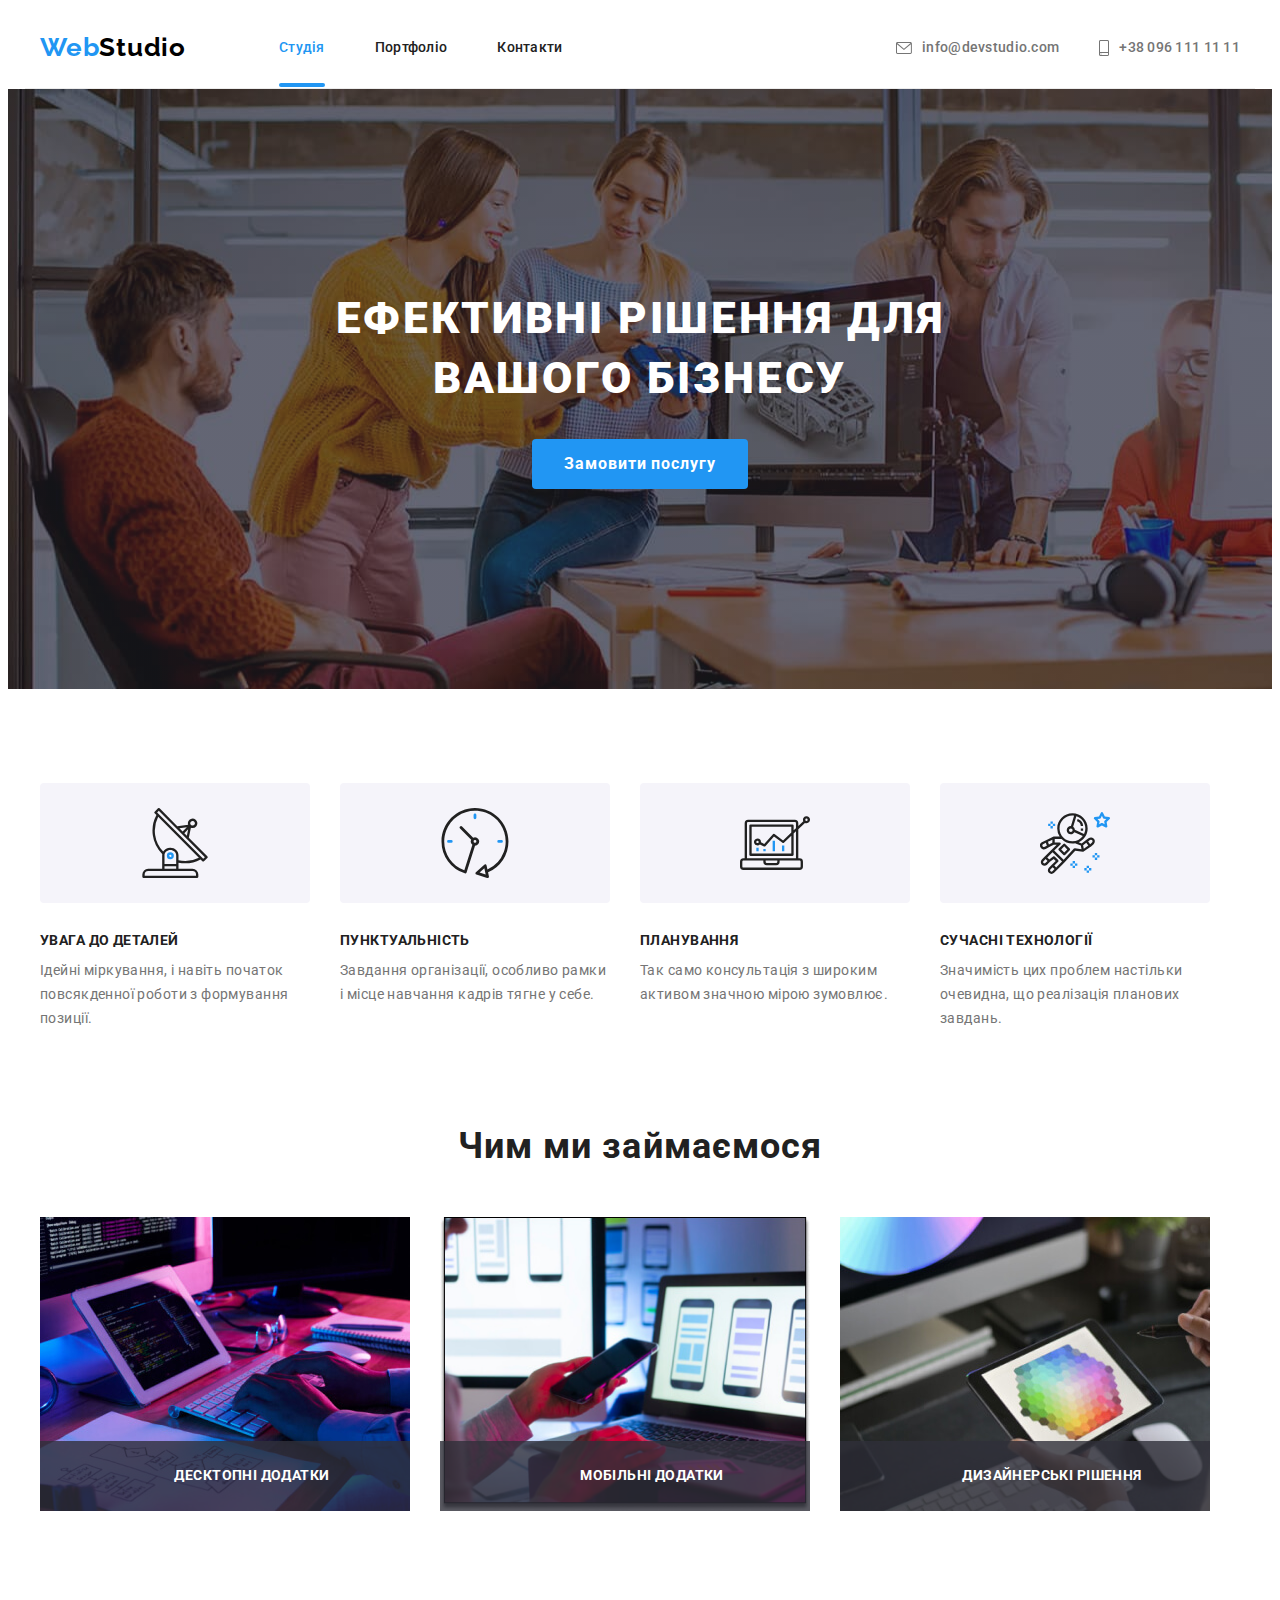
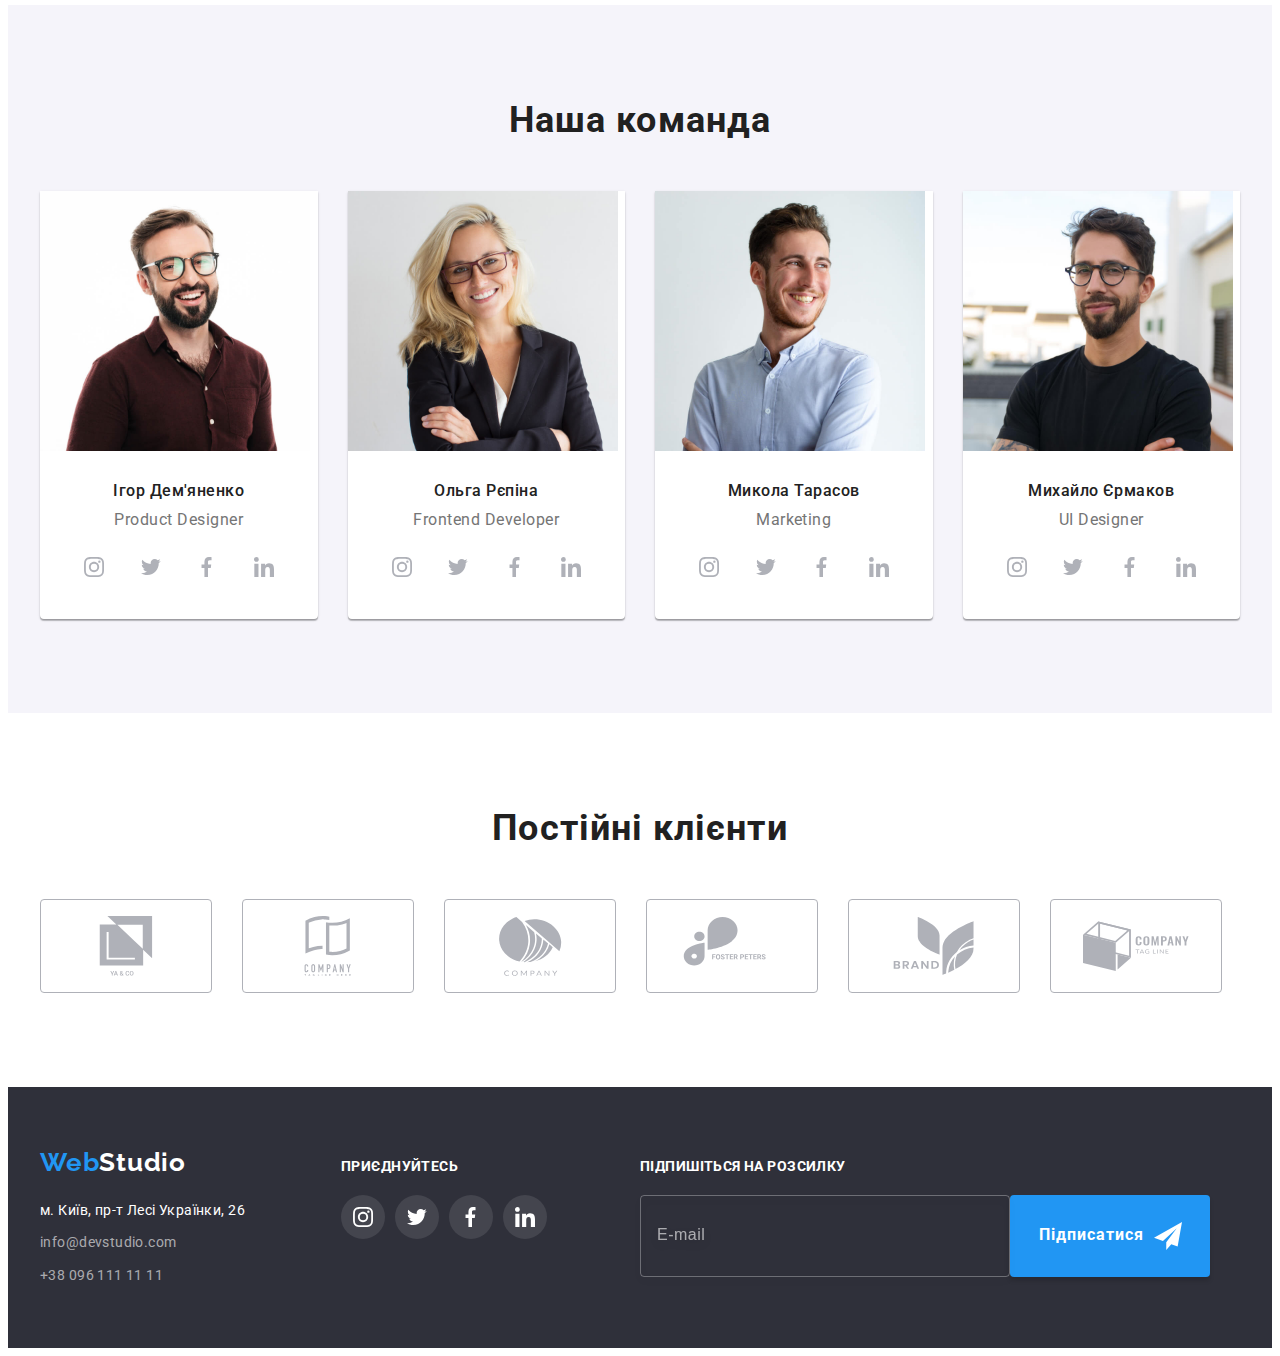
<file: index.html>
<!DOCTYPE html>
<html lang="uk">
  <head>
    <meta charset="UTF-8" />
    <meta http-equiv="X-UA-Compatible" content="IE=edge" />
    <meta name="viewport" content="width=device-width, initial-scale=1.0" />
    <title>WebStudio</title>
    <link
      href="https://fonts.googleapis.com/css2?family=Raleway:wght@700&family=Roboto:wght@400;500;700;900&display=swap"
      rel="stylesheet"
    />
    <link
      rel="stylesheet"
      href="https://cdnjs.cloudflare.com/ajax/libs/modern-normalize/1.1.0/modern-normalize.min.css"
      integrity="sha512-wpPYUAdjBVSE4KJnH1VR1HeZfpl1ub8YT/NKx4PuQ5NmX2tKuGu6U/JRp5y+Y8XG2tV+wKQpNHVUX03MfMFn9Q=="
      crossorigin="anonymous"
      referrerpolicy="no-referrer"
    />
    <link rel="stylesheet" href="./css/style.css" />
  </head>
  <body>
    <!-- Шапка сайта -->
    <header>
      <div class="container head">
        <nav class="nav">
          <a href="./index.html" class="logo"><span>Web</span>Studio</a>
          <ul class="site-nav">
            <li class="nav-item">
              <a href="./index.html" class="nav-link current">Студія</a>
            </li>
            <li class="nav-item">
              <a href="./portfolio.html" class="nav-link">Портфоліо</a>
            </li>
            <li class="nav-item">
              <a href="#Контакти" class="nav-link">Контакти</a>
            </li>
          </ul>
        </nav>
        <ul class="address-nav">
          <li class="address">
            <a href="mailto:info@devstudio.com" class="nav-link">
              <svg class="mail">
                <use
                  href="./images/icons.svg#icon-mail"
                  width="16"
                  height="12"
                ></use>
              </svg>
              info@devstudio.com</a
            >
          </li>
          <li class="address">
            <a href="tel:+380961111111" class="nav-link">
              <svg class="mail telephone">
                <use
                  href="./images/icons.svg#icon-telephone"
                  width="10"
                  height="16"
                ></use>
              </svg>
              +38 096 111 11 11</a
            >
          </li>
        </ul>
      </div>
    </header>
    <main>
      <!-- Герой -->
      <section class="section features">
        <div class="container">
          <h1 class="title">Ефективні рішення для вашого бізнесу</h1>
          <button type="button" class="button-title" data-modal-open>
            Замовити послугу
          </button>
        </div>
      </section>
      <!-- Особливості -->
      <section class="section">
        <div class="container">
          <h2 class="visually-hidden">Наші переваги</h2>
          <ul class="advant">
            <li class="advant-item">
              <div class="advant-icon">
                <svg class="icon">
                  <use
                    href="./images/icons.svg#icon-antenna"
                    width="70"
                    height="70"
                  ></use>
                </svg>
              </div>
              <h3 class="item">Увага до деталей</h3>
              <p class="text">
                Ідейні міркування, і навіть початок повсякденної роботи з
                формування позиції.
              </p>
            </li>
            <li class="advant-item">
              <div class="advant-icon">
                <svg class="icon">
                  <use
                    href="./images/icons.svg#icon-clock"
                    width="70"
                    height="70"
                  ></use>
                </svg>
              </div>
              <h3 class="item">Пунктуальність</h3>
              <p class="text">
                Завдання організації, особливо рамки і місце навчання кадрів
                тягне у себе.
              </p>
            </li>
            <li class="advant-item">
              <div class="advant-icon">
                <svg class="icon">
                  <use
                    href="./images/icons.svg#icon-comp"
                    width="70"
                    height="70"
                  ></use>
                </svg>
              </div>
              <h3 class="item">Планування</h3>
              <p class="text">
                Так само консультація з широким активом значною мірою зумовлює.
              </p>
            </li>
            <li class="advant-item">
              <div class="advant-icon">
                <svg class="icon">
                  <use
                    href="./images/icons.svg#icon-astronaut"
                    width="70"
                    height="70"
                  ></use>
                </svg>
              </div>
              <h3 class="item">Сучасні технології</h3>
              <p class="text">
                Значимість цих проблем настільки очевидна, що реалізація
                планових завдань.
              </p>
            </li>
          </ul>
        </div>
      </section>
      <!-- Чим ми займаємося -->
      <section class="section-about">
        <div class="container">
          <h2 class="title-second">Чим ми займаємося</h2>
          <ul class="about">
            <li class="about-item">
              <img
                class="img"
                src="./images/work/program.jpg"
                alt="Руки на клавіатурі перед монітором"
                width="370"
                height="294"
              />
              <div class="box-bg">
                <p class="box-text">Десктопні додатки</p>
              </div>
            </li>
            <li class="about-item">
              <img
                class="img"
                src="./images/work/application.jpg"
                alt="Людина тримає в руці мобільний телефон та працює за ноутбуком"
                width="370"
                height="294"
              />
              <div class="box-bg">
                <p class="box-text">Мобільні додатки</p>
              </div>
            </li>
            <li class="about-item">
              <img
                class="img"
                src="./images/work/design.jpg"
                alt="Людина працює на планшеті з палітрою кольорів"
                width="370"
                height="294"
              />
              <div class="box-bg">
                <p class="box-text">Дизайнерські рішення</p>
              </div>
            </li>
          </ul>
        </div>
      </section>
      <!-- Наша команда -->
      <section class="command">
        <div class="container">
          <h2 class="title-second">Наша команда</h2>
          <ul class="command-list">
            <li class="command-item">
              <img
                class="img"
                src="./images/our-team/igor-demianenko.jpg"
                alt="Хлопець в окулярах посміхається"
                width="270"
                height="260"
              />
              <div class="description">
                <h3 class="name">Ігор Дем'яненко</h3>
                <p lang="en" class="profession">Product Designer</p>
                <ul class="social-list">
                  <li class="social-item">
                    <a class="social-link" href="">
                      <svg class="social-icon" width="20" height="20">
                        <use href="./images/icons.svg#icon-instagram"></use>
                      </svg>
                    </a>
                  </li>
                  <li class="social-item">
                    <a class="social-link" href="">
                      <svg class="social-icon" width="20" height="20">
                        <use href="./images/icons.svg#icon-twitter"></use>
                      </svg>
                    </a>
                  </li>
                  <li class="social-item">
                    <a class="social-link" href="">
                      <svg class="social-icon" width="20" height="20">
                        <use href="./images/icons.svg#icon-facebook"></use>
                      </svg>
                    </a>
                  </li>
                  <li class="social-item">
                    <a class="social-link" href="">
                      <svg class="social-icon" width="20" height="20">
                        <use href="./images/icons.svg#icon-linkedin"></use>
                      </svg>
                    </a>
                  </li>
                </ul>
              </div>
            </li>
            <li class="command-item">
              <img
                class="img"
                src="./images/our-team/olga-repina.jpg"
                alt="Дівчина посміхається"
                width="270"
                height="260"
              />
              <div class="description">
                <h3 class="name">Ольга Рєпіна</h3>
                <p lang="en" class="profession">Frontend Developer</p>
                <ul class="social-list">
                  <li class="social-item">
                    <a class="social-link" href="">
                      <svg class="social-icon" width="20" height="20">
                        <use href="./images/icons.svg#icon-instagram"></use>
                      </svg>
                    </a>
                  </li>
                  <li class="social-item">
                    <a class="social-link" href="">
                      <svg class="social-icon" width="20" height="20">
                        <use href="./images/icons.svg#icon-twitter"></use>
                      </svg>
                    </a>
                  </li>
                  <li class="social-item">
                    <a class="social-link" href="">
                      <svg class="social-icon" width="20" height="20">
                        <use href="./images/icons.svg#icon-facebook"></use>
                      </svg>
                    </a>
                  </li>
                  <li class="social-item">
                    <a class="social-link" href="">
                      <svg class="social-icon" width="20" height="20">
                        <use href="./images/icons.svg#icon-linkedin"></use>
                      </svg>
                    </a>
                  </li>
                </ul>
              </div>
            </li>
            <li class="command-item">
              <img
                class="img"
                src="./images/our-team/mykola-tarasov.jpg"
                alt="Хлопець посміхається"
                width="270"
                height="260"
              />
              <div class="description">
                <h3 class="name">Микола Тарасов</h3>
                <p lang="en" class="profession">Marketing</p>
                <ul class="social-list">
                  <li class="social-item">
                    <a class="social-link" href="">
                      <svg class="social-icon" width="20" height="20">
                        <use href="./images/icons.svg#icon-instagram"></use>
                      </svg>
                    </a>
                  </li>
                  <li class="social-item">
                    <a class="social-link" href="">
                      <svg class="social-icon" width="20" height="20">
                        <use href="./images/icons.svg#icon-twitter"></use>
                      </svg>
                    </a>
                  </li>
                  <li class="social-item">
                    <a class="social-link" href="">
                      <svg class="social-icon" width="20" height="20">
                        <use href="./images/icons.svg#icon-facebook"></use>
                      </svg>
                    </a>
                  </li>
                  <li class="social-item">
                    <a class="social-link" href="">
                      <svg class="social-icon" width="20" height="20">
                        <use href="./images/icons.svg#icon-linkedin"></use>
                      </svg>
                    </a>
                  </li>
                </ul>
              </div>
            </li>
            <li class="command-item">
              <img
                class="img"
                src="./images/our-team/mykhailo-ermakov.jpg"
                alt="Хлопець в окулярах посміхається"
                width="270"
                height="260"
              />
              <div class="description">
                <h3 class="name">Михайло Єрмаков</h3>
                <p lang="en" class="profession">UI Designer</p>
                <ul class="social-list">
                  <li class="social-item">
                    <a class="social-link" href="">
                      <svg class="social-icon" width="20" height="20">
                        <use href="./images/icons.svg#icon-instagram"></use>
                      </svg>
                    </a>
                  </li>
                  <li class="social-item">
                    <a class="social-link" href="">
                      <svg class="social-icon" width="20" height="20">
                        <use href="./images/icons.svg#icon-twitter"></use>
                      </svg>
                    </a>
                  </li>
                  <li class="social-item">
                    <a class="social-link" href="">
                      <svg class="social-icon" width="20" height="20">
                        <use href="./images/icons.svg#icon-facebook"></use>
                      </svg>
                    </a>
                  </li>
                  <li class="social-item">
                    <a class="social-link" href="">
                      <svg class="social-icon" width="20" height="20">
                        <use href="./images/icons.svg#icon-linkedin"></use>
                      </svg>
                    </a>
                  </li>
                </ul>
              </div>
            </li>
          </ul>
        </div>
      </section>
      <!-- Постійні клієнти -->
      <section class="clients">
        <div class="container">
          <h2 class="title-second">Постійні клієнти</h2>
          <ul class="clients-list">
            <li class="clients-item">
              <a class="clients-link" href="">
                <svg class="clients-icon" width="106" height="60">
                  <use href="./images/icons.svg#icon-yaco"></use>
                </svg>
              </a>
            </li>
            <li class="clients-item">
              <a class="clients-link" href="">
                <svg class="clients-icon" width="106" height="60">
                  <use href="./images/icons.svg#icon-company"></use>
                </svg>
              </a>
            </li>
            <li class="clients-item">
              <a class="clients-link" href="">
                <svg class="clients-icon" width="106" height="60">
                  <use href="./images/icons.svg#icon-company-o"></use>
                </svg>
              </a>
            </li>
            <li class="clients-item">
              <a class="clients-link" href="">
                <svg class="clients-icon" width="106" height="60">
                  <use href="./images/icons.svg#icon-foster"></use>
                </svg>
              </a>
            </li>
            <li class="clients-item">
              <a class="clients-link" href="">
                <svg class="clients-icon" width="106" height="60">
                  <use href="./images/icons.svg#icon-brand"></use>
                </svg>
              </a>
            </li>
            <li class="clients-item">
              <a class="clients-link" href="">
                <svg class="clients-icon" width="106" height="60">
                  <use href="./images/icons.svg#icon-tagline"></use>
                </svg>
              </a>
            </li>
          </ul>
        </div>
      </section>
    </main>

    <!-- Підвал -->
    <footer class="footer">
      <div class="container-flex">
        <div class="container-footer">
          <a href="./index.html" class="logo-footer"><span>Web</span>Studio</a>
          <address id="Контакти">
            <ul class="footer-contacts">
              <li class="contacts-map">
                <a
                  href="https://goo.gl/maps/bb7uWpJd3JeG9Nsg9"
                  target="_blank"
                  rel="noopener noreferrer"
                  class="contacts-nav"
                  >м. Київ, пр-т Лесі Українки, 26</a
                >
              </li>
              <li class="contacts">
                <a href="mailto:info@devstudio.com" class="contacts-link"
                  >info@devstudio.com</a
                >
              </li>
              <li class="contacts">
                <a href="tel:+380961111111" class="contacts-link"
                  >+38 096 111 11 11</a
                >
              </li>
            </ul>
          </address>
        </div>
        <div class="footer-social">
          <h3 class="social-title">Приєднуйтесь</h3>
          <ul class="social-list-footer">
            <li class="social-item-footer">
              <a class="social-link-footer" href="">
                <svg class="social-icon-footer" width="20" height="20">
                  <use href="./images/icons.svg#icon-instagram"></use>
                </svg>
              </a>
            </li>
            <li class="social-item-footer">
              <a class="social-link-footer" href="">
                <svg class="social-icon-footer" width="20" height="20">
                  <use href="./images/icons.svg#icon-twitter"></use>
                </svg>
              </a>
            </li>
            <li class="social-item-footer">
              <a class="social-link-footer" href="">
                <svg class="social-icon-footer" width="20" height="20">
                  <use href="./images/icons.svg#icon-facebook"></use>
                </svg>
              </a>
            </li>
            <li class="social-item-footer">
              <a class="social-link-footer" href="">
                <svg class="social-icon-footer" width="20" height="20">
                  <use href="./images/icons.svg#icon-linkedin"></use>
                </svg>
              </a>
            </li>
          </ul>
        </div>
        <form class="subscription">
          <strong class="subscription-title">Підпишіться на розсилку</strong>
          <div class="subscription-mail">
            <input
              class="subscription-input"
              name="user-mail"
              type="email"
              placeholder="E-mail"
              required
            />
            <button class="subscription-btn" type="submit">Підписатися</button>
          </div>
        </form>
      </div>
    </footer>
    <!-- Модальне вікно -->
    <div class="backdrop is-hidden" data-modal>
      <div class="modal">
        <button type="button" class="modal-close-btn" data-modal-close>
          <svg class="modal-close-icon" width="18" height="18">
            <use href="./images/icons.svg#icon-close"></use>
          </svg>
        </button>
        <form class="modal-form">
          <strong class="modal-form-text"
            >Залиште свої дані, ми вам передзвонимо</strong
          >
          <label class="modal-form-label"
            ><span class="modal-form-name">Ім'я</span>
            <span class="modal-form-icon-name">
              <input
                class="modal-form-input"
                name="user-name"
                type="text"
                required
              />
              <svg class="modal-form-icon" width="18" height="18">
                <use href="./images/icons.svg#icon-name"></use>
              </svg>
            </span>
          </label>
          <label class="modal-form-label"
            ><span class="modal-form-name">Телефон</span>
            <span class="modal-form-icon-name">
              <input
                class="modal-form-input"
                name="user-phone"
                type="tel"
                required
              />
              <svg class="modal-form-icon" width="18" height="18">
                <use href="./images/icons.svg#icon-phone"></use>
              </svg>
            </span>
          </label>
          <label class="modal-form-label"
            ><span class="modal-form-name">Пошта</span>
            <span class="modal-form-icon-name">
              <input
                class="modal-form-input"
                name="user-mail"
                type="email"
                required
              />
              <svg class="modal-form-icon" width="18" height="18">
                <use href="./images/icons.svg#icon-email"></use>
              </svg>
            </span>
          </label>
          <label class="modal-form-message"
            ><span class="modal-form-name">Коментар</span>
            <textarea
              class="modal-form-textarea"
              name="user_message"
              placeholder="Введіть текст"
            ></textarea>
          </label>
          <div class="modal-form-checkbox">
            <input
              class="modal-checkbox-input visually-hidden"
              type="checkbox"
              name="accept-policy"
              id="policy-check"
              required
            />
            <label class="modal-checkbox-label" for="policy-check">
              Погоджуюся з розсилкою та приймаю&nbsp;<a
                class="conditions"
                href=""
                >Умови договору</a
              ></label
            >
          </div>
          <button type="submit" class="modal-form-btn-submit">
            Відправити
          </button>
        </form>
      </div>
    </div>
    <script src="./js/modal.js"></script>
  </body>
</html>
</file>
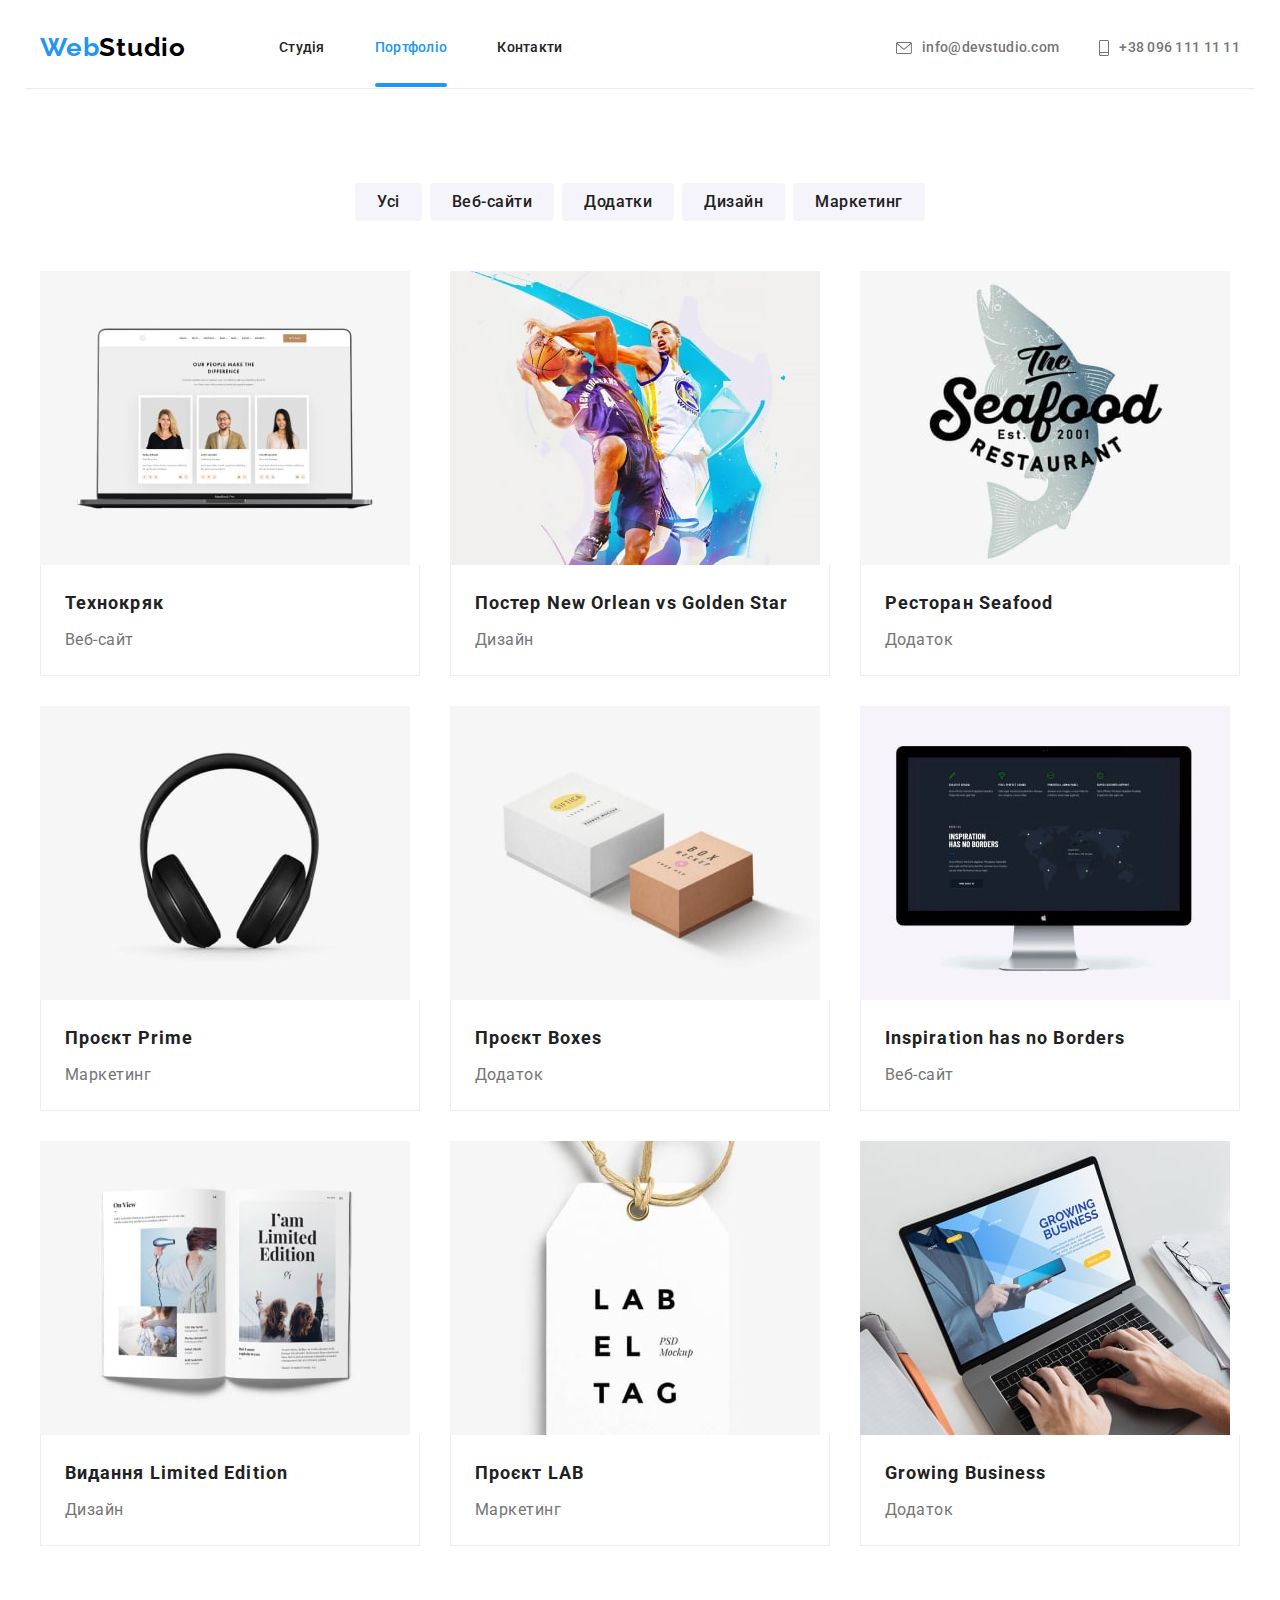
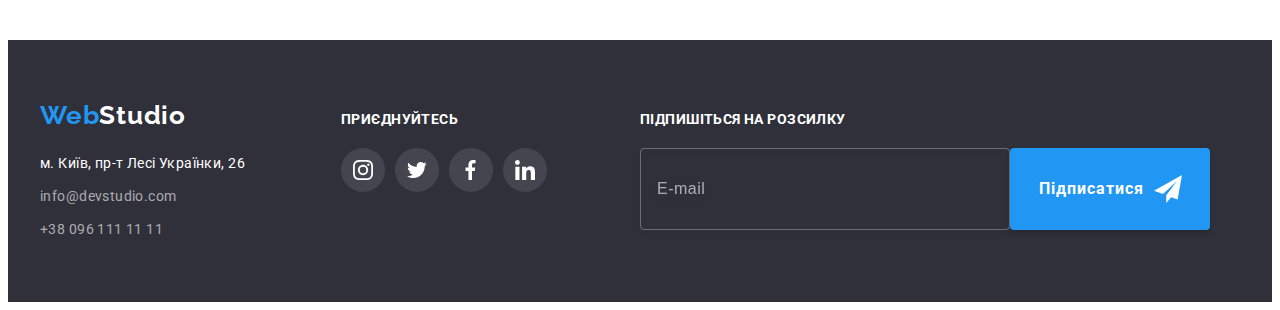
<file: portfolio.html>
<!DOCTYPE html>
<html lang="uk">
  <head>
    <meta charset="UTF-8" />
    <meta http-equiv="X-UA-Compatible" content="IE=edge" />
    <meta name="viewport" content="width=device-width, initial-scale=1.0" />
    <title>Portfolio</title>
    <link
      href="https://fonts.googleapis.com/css2?family=Raleway:wght@700&family=Roboto:wght@400;500;700;900&display=swap"
      rel="stylesheet"
    />
    <link
      rel="stylesheet"
      href="https://cdnjs.cloudflare.com/ajax/libs/modern-normalize/1.1.0/modern-normalize.min.css"
      integrity="sha512-wpPYUAdjBVSE4KJnH1VR1HeZfpl1ub8YT/NKx4PuQ5NmX2tKuGu6U/JRp5y+Y8XG2tV+wKQpNHVUX03MfMFn9Q=="
      crossorigin="anonymous"
      referrerpolicy="no-referrer"
    />
    <link rel="stylesheet" href="./css/style.css" />
  </head>
  <body>
    <!-- Шапка сайта -->
    <header>
      <div class="container head">
        <nav class="nav">
          <a href="./index.html" class="logo"><span>Web</span>Studio</a>
          <ul class="site-nav">
            <li class="nav-item">
              <a href="./index.html" class="nav-link">Студія</a>
            </li>
            <li class="nav-item">
              <a href="./portfolio.html" class="nav-link current">Портфоліо</a>
            </li>
            <li class="nav-item">
              <a href="#Контакти" class="nav-link">Контакти</a>
            </li>
          </ul>
        </nav>
        <ul class="address-nav">
          <li class="address">
            <a href="mailto:info@devstudio.com" class="nav-link">
              <svg class="mail">
                <use
                  href="./images/icons.svg#icon-mail"
                  width="16"
                  height="12"
                ></use>
              </svg>
              info@devstudio.com</a
            >
          </li>
          <li class="address">
            <a href="tel:+380961111111" class="nav-link">
              <svg class="mail telephone">
                <use
                  href="./images/icons.svg#icon-telephone"
                  width="10"
                  height="16"
                ></use>
              </svg>
              +38 096 111 11 11</a
            >
          </li>
        </ul>
      </div>
    </header>
    <main>
      <!-- Портфоліо -->
      <section class="section">
        <div class="container">
          <h1 class="visually-hidden">Портфоліо</h1>
          <ul class="buttons">
            <li class="button-item">
              <button type="button" class="button">Усі</button>
            </li>
            <li class="button-item">
              <button type="button" class="button">Веб-сайти</button>
            </li>
            <li class="button-item">
              <button type="button" class="button">Додатки</button>
            </li>
            <li class="button-item">
              <button type="button" class="button">Дизайн</button>
            </li>
            <li class="button-item">
              <button type="button" class="button">Маркетинг</button>
            </li>
          </ul>

          <!-- Проекти -->

          <h2 class="visually-hidden">Приклади робіт</h2>

          <ul class="project-list">
            <li class="project">
              <a class="project-link" href="">
                <div class="project-back">
                  <img
                    class="project-img"
                    src="./images/portfolio/tehnokriak.jpg"
                    alt="На ноутбуці фото трьох людей"
                    width="370"
                    height="294"
                  />
                  <p class="project-about">
                    Ресурс пропонує комплексні пропозиції з різним рівнем
                    функціоналу та сервісів. Все це дозволить відвідувачу
                    отримати вичерпні відомості про компанію чи приватну особу.
                  </p>
                </div>
                <div class="poster">
                  <h3 class="project-title">Технокряк</h3>
                  <p class="project-text">Веб-сайт</p>
                </div>
              </a>
            </li>
            <li class="project">
              <a class="project-link" href="">
                <div class="project-back">
                  <img
                    class="project-img"
                    src="./images/portfolio/poster.jpg"
                    alt="Двоє хлопців грають у баскетбол"
                    width="370"
                    height="294"
                  />
                  <p class="project-about">
                    Ресурс пропонує комплексні пропозиції з різним рівнем
                    функціоналу та сервісів. Все це дозволить відвідувачу
                    отримати вичерпні відомості про компанію чи приватну особу.
                  </p>
                </div>
                <div class="poster">
                  <h3 class="project-title">
                    Постер <span lang="en">New Orlean vs Golden Star</span>
                  </h3>
                  <p class="project-text">Дизайн</p>
                </div>
              </a>
            </li>
            <li class="project">
              <a class="project-link" href="">
                <div class="project-back">
                  <img
                    class="project-img"
                    src="./images/portfolio/restoran.jpg"
                    alt="Афіша ресторану"
                    width="370"
                    height="294"
                  />
                  <p class="project-about">
                    Ресурс пропонує комплексні пропозиції з різним рівнем
                    функціоналу та сервісів. Все це дозволить відвідувачу
                    отримати вичерпні відомості про компанію чи приватну особу.
                  </p>
                </div>
                <div class="poster">
                  <h3 class="project-title">
                    Ресторан <span lang="en">Seafood</span>
                  </h3>
                  <p class="project-text">Додаток</p>
                </div>
              </a>
            </li>
            <li class="project">
              <a class="project-link" href="">
                <div class="project-back">
                  <img
                    class="project-img"
                    src="./images/portfolio/proekt-prime.jpg"
                    alt="Навушники"
                    width="370"
                    height="294"
                  />
                  <p class="project-about">
                    Ресурс пропонує комплексні пропозиції з різним рівнем
                    функціоналу та сервісів. Все це дозволить відвідувачу
                    отримати вичерпні відомості про компанію чи приватну особу.
                  </p>
                </div>
                <div class="poster">
                  <h3 class="project-title">
                    Проєкт <span lang="en">Prime</span>
                  </h3>
                  <p class="project-text">Маркетинг</p>
                </div>
              </a>
            </li>
            <li class="project">
              <a class="project-link" href="">
                <div class="project-back">
                  <img
                    class="project-img"
                    src="./images/portfolio/proekt-boxes.jpg"
                    alt="Дві картонні коробки"
                    width="370"
                    height="294"
                  />
                  <p class="project-about">
                    Ресурс пропонує комплексні пропозиції з різним рівнем
                    функціоналу та сервісів. Все це дозволить відвідувачу
                    отримати вичерпні відомості про компанію чи приватну особу.
                  </p>
                </div>
                <div class="poster">
                  <h3 class="project-title">
                    Проєкт <span lang="en">Boxes</span>
                  </h3>
                  <p class="project-text">Додаток</p>
                </div>
              </a>
            </li>
            <li class="project">
              <a class="project-link" href="">
                <div class="project-back">
                  <img
                    class="project-img"
                    src="./images/portfolio/inspiration.jpg"
                    alt="Монітор"
                    width="370"
                    height="294"
                  />
                  <p class="project-about">
                    Ресурс пропонує комплексні пропозиції з різним рівнем
                    функціоналу та сервісів. Все це дозволить відвідувачу
                    отримати вичерпні відомості про компанію чи приватну особу.
                  </p>
                </div>
                <div class="poster">
                  <h3 lang="en" class="project-title">
                    Inspiration has no Borders
                  </h3>
                  <p class="project-text">Веб-сайт</p>
                </div>
              </a>
            </li>
            <li class="project">
              <a class="project-link" href=""
                ><div class="project-back">
                  <img
                    class="project-img"
                    src="./images/portfolio/limited-edition.jpg"
                    alt="Розкритий журнал"
                    width="370"
                    height="294"
                  />
                  <p class="project-about">
                    Ресурс пропонує комплексні пропозиції з різним рівнем
                    функціоналу та сервісів. Все це дозволить відвідувачу
                    отримати вичерпні відомості про компанію чи приватну особу.
                  </p>
                </div>
                <div class="poster">
                  <h3 class="project-title">
                    Видання <span lang="en">Limited Edition</span>
                  </h3>
                  <p class="project-text">Дизайн</p>
                </div>
              </a>
            </li>
            <li class="project">
              <a class="project-link" href=""
                ><div class="project-back">
                  <img
                    class="project-img"
                    src="./images/portfolio/proekt-lab.jpg"
                    alt="Бірка"
                    width="370"
                    height="294"
                  />
                  <p class="project-about">
                    Ресурс пропонує комплексні пропозиції з різним рівнем
                    функціоналу та сервісів. Все це дозволить відвідувачу
                    отримати вичерпні відомості про компанію чи приватну особу.
                  </p>
                </div>
                <div class="poster">
                  <h3 class="project-title">
                    Проєкт <span lang="en">LAB</span>
                  </h3>
                  <p class="project-text">Маркетинг</p>
                </div>
              </a>
            </li>
            <li class="project">
              <a class="project-link" href=""
                ><div class="project-back">
                  <img
                    class="project-img"
                    src="./images/portfolio/growing.jpg"
                    alt="Людина працює за ноутбуком"
                    width="370"
                    height="294"
                  />
                  <p class="project-about">
                    Ресурс пропонує комплексні пропозиції з різним рівнем
                    функціоналу та сервісів. Все це дозволить відвідувачу
                    отримати вичерпні відомості про компанію чи приватну особу.
                  </p>
                </div>
                <div class="poster">
                  <h3 lang="en" class="project-title">Growing Business</h3>
                  <p class="project-text">Додаток</p>
                </div>
              </a>
            </li>
          </ul>
        </div>
      </section>
    </main>
    <!-- Підвал -->
    <footer class="footer">
      <div class="container-flex">
        <div class="container-footer">
          <a href="./index.html" class="logo-footer"><span>Web</span>Studio</a>
          <address id="Контакти">
            <ul class="footer-contacts">
              <li class="contacts-map">
                <a
                  href="https://goo.gl/maps/bb7uWpJd3JeG9Nsg9"
                  target="_blank"
                  rel="noopener noreferrer"
                  class="contacts-nav"
                  >м. Київ, пр-т Лесі Українки, 26</a
                >
              </li>
              <li class="contacts">
                <a href="mailto:info@devstudio.com" class="contacts-link"
                  >info@devstudio.com</a
                >
              </li>
              <li class="contacts">
                <a href="tel:+380961111111" class="contacts-link"
                  >+38 096 111 11 11</a
                >
              </li>
            </ul>
          </address>
        </div>
        <div class="footer-social">
          <h3 class="social-title">Приєднуйтесь</h3>
          <ul class="social-list-footer">
            <li class="social-item-footer">
              <a class="social-link-footer" href="">
                <svg class="social-icon-footer" width="20" height="20">
                  <use href="./images/icons.svg#icon-instagram"></use>
                </svg>
              </a>
            </li>
            <li class="social-item-footer">
              <a class="social-link-footer" href="">
                <svg class="social-icon-footer" width="20" height="20">
                  <use href="./images/icons.svg#icon-twitter"></use>
                </svg>
              </a>
            </li>
            <li class="social-item-footer">
              <a class="social-link-footer" href="">
                <svg class="social-icon-footer" width="20" height="20">
                  <use href="./images/icons.svg#icon-facebook"></use>
                </svg>
              </a>
            </li>
            <li class="social-item-footer">
              <a class="social-link-footer" href="">
                <svg class="social-icon-footer" width="20" height="20">
                  <use href="./images/icons.svg#icon-linkedin"></use>
                </svg>
              </a>
            </li>
          </ul>
        </div>
        <form class="subscription">
          <strong class="subscription-title">Підпишіться на розсилку</strong>
          <div class="subscription-mail">
            <input
              class="subscription-input"
              name="user-mail"
              type="email"
              placeholder="E-mail"
              required
            />
            <button class="subscription-btn" type="submit">Підписатися</button>
          </div>
        </form>
      </div>
    </footer>
  </body>
</html>
</file>
<file: css/style.css>
:root {
  --primary-text-color: #757575;
  --title-text-color: #212121;
  --accent-color: #2196f3;
  --primary-white-color: #ffffff;
}

body {
  font-family: "Roboto", sans-serif;
  font-weight: 400;
  font-size: 14px;
  line-height: 1.71;
  letter-spacing: 0.03em;

  color: #757575;
  background-color: #ffffff;
}
ul {
  list-style: none;
}
a {
  text-decoration: none;
}
h1,
h2,
h3,
p,
ul,
li,
img {
  margin-top: 0;
  margin-bottom: 0;
}
.container {
  width: 1200px;
  margin-left: auto;
  margin-right: auto;
  padding-left: 15px;
  padding-right: 15px;
}
.img {
  display: block;
}
/* Шапка сайта */

.logo {
  padding-top: 24px;
  padding-bottom: 25px;
  font-family: "Raleway";
  font-style: normal;
  font-weight: 700;
  font-size: 26px;
  line-height: 1.19;
  letter-spacing: 0.03em;
  color: #000000;
  transition: color 250ms cubic-bezier(0.4, 0, 0.2, 1);
}
.logo > span {
  color: var(--accent-color);
}
.logo:hover,
.logo:focus {
  color: var(--accent-color);
}
.head {
  display: flex;
  align-items: center;
  border-bottom: 1px solid #ececec;
}
.nav {
  display: flex;
}
.site-nav {
  display: flex;
  padding-left: 0;
  align-items: center;
  margin-left: 93px;
}
.address-nav {
  display: flex;
  padding-left: 0;
  margin-left: auto;
}
.nav-item:not(:last-child) {
  margin-right: 50px;
}
.address-nav .address:not(:last-child) {
  margin-right: 40px;
}
.nav-link:hover,
.nav-link:focus {
  color: var(--accent-color);
  fill: var(--accent-color);
}
.nav-link {
  padding-top: 32px;
  padding-bottom: 32px;
  font-weight: 500;
  font-size: 14px;
  line-height: 1.14;
  letter-spacing: 0.02em;
  color: var(--title-text-color);
  fill: var(--primary-text-color);
  transition: color 250ms cubic-bezier(0.4, 0, 0.2, 1),
    fill 250ms cubic-bezier(0.4, 0, 0.2, 1);
}

.site-nav .nav-link.current {
  position: relative;
  color: var(--accent-color);
  /* transition: fill 2500ms cubic-bezier(0.4, 0, 0.2, 1); */
}
.address .nav-link {
  display: flex;
  align-items: center;
  color: var(--primary-text-color);
}
.address .nav-link:hover,
.address .nav-link:focus {
  color: var(--accent-color);
}

.mail {
  margin-right: 10px;
  width: 16px;
  height: 12px;
  /* fill: var(--primary-text-color); */
}

.nav-link:hover .mail,
.nav-link:focus .mail {
  /* fill: var(--accent-color); */
  /* transition: fill 250ms cubic-bezier(0.4, 0, 0.2, 1); */
}
.telephone {
  width: 10px;
  height: 16px;
}
.current::after {
  content: "";
  position: absolute;
  left: 0;
  bottom: 0;
  display: block;
  width: 100%;
  height: 4px;
  background-color: var(--accent-color);
  border-radius: 2px;
}

/* Герой */
.section {
  padding-top: 94px;
  padding-bottom: 94px;
  align-items: center;
}
.features {
  background-image: linear-gradient(
      rgba(47, 48, 58, 0.4),
      rgba(47, 48, 58, 0.4)
    ),
    url(../images/hero.jpg);
  max-width: 1600px;

  background-size: cover;
  background-color: #c4c4c4;
  margin-left: auto;
  margin-right: auto;
  padding-top: 200px;
  padding-bottom: 200px;
  background-color: #2f303a;
  text-align: center;
}
.title {
  margin-right: auto;
  margin-left: auto;
  margin-bottom: 30px;
  max-width: 696px;
  font-weight: 900;
  font-size: 44px;
  line-height: 1.36;
  text-align: center;
  letter-spacing: 0.06em;
  text-transform: uppercase;
  color: #ffffff;
}
.button-title {
  padding: 10px 32px;
  min-width: 216px;
  font-family: "Roboto", sans-serif;
  font-weight: 700;
  font-size: 16px;
  line-height: 1.88;
  letter-spacing: 0.06em;
  color: #ffffff;
  background-color: var(--accent-color);
  cursor: pointer;
  border-radius: 4px;
  border: 0;
  text-align: center;
  transition: background-color 250ms cubic-bezier(0.4, 0, 0.2, 1);
}
.button-title:hover,
.button-title:focus,
.button-title:active {
  background-color: #188ce8;
}
/* Особливості */
.advant {
  display: flex;
  padding-left: 0;
}
.advant-item {
  width: 270px;
}
.advant-item:not(:last-child) {
  margin-right: 30px;
}
.advant-icon {
  display: flex;
  justify-content: center;
  align-items: center;
  margin-bottom: 30px;
  width: 270px;
  height: 120px;
  background-color: #f5f4fa;
  border-radius: 4px;
}
.icon {
  width: 70px;
  height: 70px;
}
.item {
  margin-bottom: 10px;
  font-weight: 700;
  font-size: 14px;
  line-height: 1.14;
  letter-spacing: 0.03em;
  text-transform: uppercase;
  color: var(--title-text-color);
}
.text {
  font-weight: 400;
  font-size: 14px;
  line-height: 1.71;
  letter-spacing: 0.03em;
  color: var(--primary-text-color);
}
/* Чим ми займаємося */
.section-about {
  padding-bottom: 94px;
}
.about {
  display: flex;
  margin-left: -30px;
  margin-top: 50px;
  padding-left: 0;
  outline: 1px tomato;
}
.about-item {
  position: relative;
  margin-left: 30px;
  height: 294px;
}
.box-bg {
  position: absolute;
  width: 370px;
  height: 70px;
  left: 0;
  bottom: 0;
  background-color: rgba(47, 48, 58, 0.8);
}
.box-text {
  position: absolute;
  left: 0;
  bottom: 0;
  width: 100%;
  padding: 27px;
  font-weight: 700;
  font-size: 14px;
  line-height: 1.14;
  text-align: center;
  letter-spacing: 0.03em;
  text-transform: uppercase;
  color: var(--primary-white-color);
}

/* Наша команда */
.command-list {
  display: flex;
  padding-left: 0;
  margin-left: -30px;
}
.command-item {
  margin-left: 30px;
  flex-basis: calc((100% - 4 * 30px) / 4);

  background: #ffffff;
  box-shadow: 0px 1px 3px rgba(0, 0, 0, 0.12), 0px 1px 1px rgba(0, 0, 0, 0.14),
    0px 2px 1px rgba(0, 0, 0, 0.2);
  border-radius: 0px 0px 4px 4px;
}
.description {
  padding-top: 30px;
  padding-bottom: 30px;
  padding-left: 32px;
  padding-right: 32px;
  text-align: center;
}
.title-second {
  margin-bottom: 50px;
  font-weight: 700;
  font-size: 36px;
  line-height: 42px;
  text-align: center;
  letter-spacing: 0.03em;
  color: var(--title-text-color);
}
.name {
  margin-bottom: 10px;
  font-weight: 500;
  font-size: 16px;
  line-height: 1.19;
  letter-spacing: 0.03em;
  color: var(--title-text-color);
}
.profession {
  margin-bottom: 16px;
  font-weight: 400;
  font-size: 16px;
  line-height: 1.19;
  letter-spacing: 0.03em;
  color: var(--primary-text-color);
}

.command {
  background-color: #f5f4fa;
  padding-top: 94px;
  padding-bottom: 94px;
}
.social-list {
  display: flex;
  padding-left: 0;
  justify-content: space-between;
}
.social-link {
  display: flex;
  align-items: center;
  justify-content: center;
  width: 44px;
  height: 44px;
  border-radius: 50%;
  background-color: #ffffff;
  transition: background-color 250ms cubic-bezier(0.4, 0, 0.2, 1);
}
.social-icon {
  fill: #afb1b8;
  transition: fill 250ms cubic-bezier(0.4, 0, 0.2, 1);
}
.social-link:hover .social-icon,
.social-link:focus .social-icon {
  fill: var(--primary-white-color);
}
.social-link:hover,
.social-link:focus {
  background-color: var(--accent-color);

  /* box-shadow: 0px 4px 4px rgba(0, 0, 0, 0.25); */
}
/* Постійні клієнти */
.clients {
  padding-top: 94px;
  padding-bottom: 94px;
}
.clients-list {
  display: flex;
  padding-left: 0;
}

.clients-item {
  display: flex;
}
.clients-item + .clients-item {
  margin-left: 30px;
}
.clients-link {
  display: flex;
  width: 170px;
  height: 92px;
  justify-content: center;
  align-items: center;
  border: 1px solid #afb1b8;
  border-radius: 4px;
  transition: border 250ms cubic-bezier(0.4, 0, 0.2, 1);
}

.clients-icon {
  fill: #afb1b8;
  transition: fill 250ms cubic-bezier(0.4, 0, 0.2, 1);
}

.clients-link:hover .clients-icon,
.clients-link:focus .clients-icon {
  fill: var(--accent-color);
}
.clients-link:hover,
.clients-link:focus {
  border: 1px solid var(--accent-color);
  /* box-shadow: 0px 4px 4px 0px rgba(0, 0, 0, 0.25); */
}
/* Підвал */
.footer {
  padding-top: 60px;
  padding-bottom: 60px;
  background-color: #2f303a;
}
.footer-contacts {
  padding-left: 0;
}
.logo-footer {
  margin-bottom: 20px;
  font-family: "Raleway", sans-serif;
  font-style: normal;
  font-weight: 700;
  font-size: 26px;
  line-height: 1.19;
  letter-spacing: 0.03em;
  color: var(--primary-white-color);
  transition: color 250ms cubic-bezier(0.4, 0, 0.2, 1);
}
.logo-footer > span {
  color: var(--accent-color);
}
.contacts {
  font-style: normal;
  margin-top: 9px;
}
address {
  margin-top: 20px;
}
.contacts-nav {
  font-style: normal;
  font-weight: 400;
  font-size: 14px;
  line-height: 1.71;
  letter-spacing: 0.03em;
  color: var(--primary-white-color);
  transition: color 250ms cubic-bezier(0.4, 0, 0.2, 1);
}
.contacts-link {
  margin-top: 9px;
  font-weight: 400;
  font-size: 14px;
  line-height: 1.71;
  letter-spacing: 0.03em;
  color: rgba(255, 255, 255, 0.6);
  transition: color 250ms cubic-bezier(0.4, 0, 0.2, 1);
}
.logo-footer:hover,
.logo-footer:focus {
  color: var(--accent-color);
}
.contacts-nav:hover,
.contacts-nav:focus {
  color: var(--accent-color);
}
.contacts-link:hover,
.contacts-link:focus {
  color: var(--accent-color);
}
.container-flex {
  position: relative;
  display: flex;
  align-items: baseline;
  width: 1200px;
  margin-left: auto;
  margin-right: auto;
  padding-left: 15px;
  padding-right: 15px;
}
.container-footer {
  display: inline-block;
  margin: 0;
  padding: 0;
  width: 231px;
}
.footer-social {
  display: inline-block;

  margin-left: 70px;

  align-items: center;
}
.footer-address {
  display: block;
}
.social-title {
  margin-bottom: 20px;
  font-weight: 700;
  font-size: 14px;
  line-height: 1.14;
  letter-spacing: 0.03em;
  text-transform: uppercase;
  color: #ffffff;
}
.social-list-footer {
  display: flex;
  padding-left: 0;
  width: 206px;
  height: 44px;
  justify-content: space-between;
}

.social-link-footer {
  display: flex;
  align-items: center;
  justify-content: center;
  width: 44px;
  height: 44px;
  background-color: rgba(255, 255, 255, 0.1);
  border-radius: 50%;
  transition: background-color 250ms cubic-bezier(0.4, 0, 0.2, 1);
}
.social-icon-footer {
  fill: var(--primary-white-color);
}

.social-link-footer:hover,
.social-link-footer:focus {
  background-color: var(--accent-color);
  border-radius: 50%;
}
.subscription {
  display: inline-block;

  width: 570px;
  height: 86px;
  margin-left: 93px;
}
.subscription-title {
  display: block;
  font-weight: 700;
  font-size: 14px;
  line-height: 1.14;
  letter-spacing: 0.03em;
  text-transform: uppercase;
  color: var(--primary-white-color);
}
.subscription-mail {
  display: flex;
  justify-content: space-between;
  margin-top: 20px;
}
.subscription-input {
  width: 358px;
  height: 50px;

  padding: 15px 16px;
  background-color: transparent;
  border: 1px solid rgba(255, 255, 255, 0.3);
  filter: drop-shadow(0px 4px 4px rgba(0, 0, 0, 0.15));
  border-radius: 4px;
  transition: border 250ms cubic-bezier(0.4, 0, 0.2, 1);
}
.subscription-input::placeholder {
  font-size: 16px;
  line-height: 1.25;
  letter-spacing: 0.03em;
  color: rgba(255, 255, 255, 0.6);
}
.subscription-input:focus,
.subscription-input:hover {
  outline: none;
  border: 1px solid var(--accent-color);
}

.subscription-btn {
  display: inline-flex;
  align-items: center;
  justify-content: flex-end;

  padding: 10px 28px;
  min-width: 200px;
  font-family: "Roboto", sans-serif;
  font-weight: 700;
  font-size: 16px;
  line-height: 1.88;
  letter-spacing: 0.06em;
  color: #ffffff;
  background-color: var(--accent-color);
  box-shadow: 0px 4px 4px rgba(0, 0, 0, 0.15);
  cursor: pointer;
  border-radius: 4px;
  border: 0;
  text-align: center;
  transition: background-color 250ms cubic-bezier(0.4, 0, 0.2, 1);
}
.subscription-btn:hover,
.subscription-btn:focus,
.subscription-btn:active {
  background-color: #188ce8;
}
.subscription-btn::after {
  content: "";
  width: 28px;
  height: 28px;
  margin-left: 10px;
  background-image: url(../images/icons/telegram.svg);
  background-size: contain;
  background-origin: border-box;
}
/* Портфоліо */

.buttons {
  display: flex;
  justify-content: center;
  padding-left: 0;
  margin-bottom: 50px;
}
.button {
  padding: 6px 22px;
  font-family: "Roboto", sans-serif;
  font-weight: 500;
  font-size: 16px;
  line-height: 1.62;
  text-align: center;
  letter-spacing: 0.03em;
  color: var(--title-text-color);
  background-color: #f5f4fa;
  cursor: pointer;
  border-radius: 4px;
  border: 0;
  transition: background-color 250ms cubic-bezier(0.4, 0, 0.2, 1),
    color 250ms cubic-bezier(0.4, 0, 0.2, 1),
    box-shadow 250ms cubic-bezier(0.4, 0, 0.2, 1);
}
.button-item:not(:last-child) {
  margin-right: 8px;
}
button:hover,
button:focus,
button:active {
  color: var(--primary-white-color);
  background-color: var(--accent-color);
  box-shadow: 0px 4px 4px 0px rgba(0, 0, 0, 0.25);
}
/* Проекти */
.project-list {
  display: flex;
  flex-wrap: wrap;
  padding-left: 0;
  margin-left: -30px;
  margin-top: -30px;
}
.project {
  flex-basis: calc((100% - 90px) / 3);
  margin-left: 30px;
  margin-top: 30px;
  width: 370px;
  background: #ffffff;
}
.project-title {
  margin-bottom: 4px;
  font-weight: 700;
  font-size: 18px;
  line-height: 2;
  letter-spacing: 0.06em;
  color: var(--title-text-color);
}
.project-text {
  font-weight: 400;
  font-size: 16px;
  line-height: 1.88;
  letter-spacing: 0.03em;
  color: var(--primary-text-color);
}
.visually-hidden {
  position: absolute;
  white-space: nowrap;
  width: 1px;
  height: 1px;
  overflow: hidden;
  border: 0;
  padding: 0;
  clip: rect(0 0 0 0);
  clip-path: inset(50%);
  margin: -1px;
}
.poster {
  padding: 20px 24px;
  border-left: 1px solid #eeeeee;
  border-bottom: 1px solid #eeeeee;
  border-right: 1px solid #eeeeee;
}
.project-link {
  display: block;
  transition: box-shadow 250ms cubic-bezier(0.4, 0, 0.2, 1);
}
.project-link:hover,
.project-link:focus {
  box-shadow: 0px 4px 4px 0px rgba(0, 0, 0, 0.25);
}
.project-back {
  position: relative;
  overflow: hidden;
  width: 370px;
  height: 294px;
}
.project-back::after {
  content: "";
  position: absolute;
  left: 0;
  bottom: 0;
  width: 100%;
  height: 100%;
  opacity: 0;
  background-color: rgba(33, 150, 243, 0.9);
  transform: translateY(100%);
  transition: transform 250ms cubic-bezier(0.4, 0, 0.2, 1),
    opacity 250ms cubic-bezier(0.4, 0, 0.2, 1);
}
.project-link:hover .project-back::after {
  transform: translateY(0);
  opacity: 1;
}

.project-about {
  display: flex;
  align-items: center;
  position: absolute;
  left: 0;
  top: 0;
  width: 100%;
  height: 100%;
  padding: 24px 24px;
  opacity: 0;
  transform: translateY(100%);
  transition: transform 250ms cubic-bezier(0.4, 0, 0.2, 1),
    opacity 250ms cubic-bezier(0.4, 0, 0.2, 1);

  z-index: 10;

  font-size: 18px;
  line-height: 1.56;
  letter-spacing: 0.03em;
  color: var(--primary-white-color);
}
.project-link:hover .project-about {
  transform: translateY(0);
  opacity: 1;
}

/* Модальне вікно */

.backdrop {
  position: fixed;
  top: 0;
  left: 0;
  width: 100vw;
  height: 100vh;
  background-color: rgba(0, 0, 0, 0.2);
  opacity: 1;
  transition: opacity 250ms cubic-bezier(0.4, 0, 0.2, 1),
    visibility 250ms cubic-bezier(0.4, 0, 0.2, 1);
}
.backdrop.is-hidden {
  opacity: 0;
  visibility: hidden;
  pointer-events: none;
}
.modal {
  position: absolute;
  width: 528px;
  height: 581px;
  padding: 40px;
  top: 50%;
  left: 50%;
  background-color: #ffffff;
  box-shadow: 0px 1px 3px rgba(0, 0, 0, 0.12), 0px 1px 1px rgba(0, 0, 0, 0.14),
    0px 2px 1px rgba(0, 0, 0, 0.2);
  border-radius: 4px;
  transform: translate(-50%, -50%) scale(1);
  transition: transform 250ms cubic-bezier(0.4, 0, 0.2, 1);
}
.backdrop.is-hidden .modal {
  transform: translate(-50%, -50%) scale(0.8);
}

.modal-close-btn {
  position: absolute;
  top: 8px;
  right: 8px;
  display: flex;
  justify-content: center;
  align-items: center;
  width: 30px;
  height: 30px;
  border-radius: 50%;
  border: 1px solid rgba(0, 0, 0, 0.1);
  background-color: transparent;
  padding: 0;
  cursor: pointer;
}
.modal-close-icon {
  transition: fill 250ms cubic-bezier(0.4, 0, 0.2, 1);
}
.modal-close-btn:hover,
.modal-close-btn:focus {
  fill: var(--accent-color);

  background: #ffffff;
  border: 1px solid rgba(0, 0, 0, 0.1);
  border-radius: 50%;
  box-shadow: none;
  outline: none;
}
.modal-form-text {
  display: flex;
  justify-content: center;
  margin-bottom: 12px;
  font-weight: 700;
  font-size: 20px;
  line-height: 1.15;
  text-align: center;
  letter-spacing: 0.03em;
  color: var(--title-text-color);
}
.modal-form-label {
  display: block;
}
.modal-form-input {
  width: 100%;
  height: 40px;
  padding-left: 42px;
  padding-top: 12px;
  padding-bottom: 12px;
  border: 1px solid rgba(33, 33, 33, 0.2);
  border-radius: 4px;
  transition: border-color 250ms cubic-bezier(0.4, 0, 0.2, 1);
}
.modal-form-input:focus {
  outline: none;
  border: 1px solid var(--accent-color);
}
.modal-form-input:focus + .modal-form-icon {
  fill: var(--accent-color);
}
.modal-form-name {
  display: block;
  font-size: 12px;
  line-height: 1.17;
  letter-spacing: 0.01em;
}
.modal-form-icon-name {
  display: block;
  position: relative;
  margin-top: 4px;
  margin-bottom: 10px;
}
.modal-form-icon {
  position: absolute;
  left: 12px;
  top: 50%;
  transform: translateY(-50%);
  transition: fill 250ms cubic-bezier(0.4, 0, 0.2, 1);
}

.modal-form-textarea {
  display: block;
  width: 100%;
  margin-top: 4px;
  margin-bottom: 20px;
  padding: 12px 16px;
  height: 120px;
  border: 1px solid rgba(33, 33, 33, 0.2);
  border-radius: 4px;
  resize: none;
  transition: border 250ms cubic-bezier(0.4, 0, 0.2, 1);
}

.modal-form-textarea:focus {
  outline: none;
  border: 1px solid var(--accent-color);
}
.modal-form-textarea::placeholder {
  font-size: 12px;
  line-height: 1.17;
  letter-spacing: 0.01em;
  color: rgba(117, 117, 117, 0.5);
}
.modal-form-checkbox {
  margin-left: 14px;
  margin-bottom: 30px;
}
.modal-checkbox-label {
  display: flex;
  align-items: center;
  font-weight: 400;
  font-size: 14px;
  line-height: 1.71;
  letter-spacing: 0.03em;
  color: var(--primary-text-color);
}
.conditions {
  text-decoration: underline;
  color: var(--accent-color);
}

.modal-checkbox-label::before {
  content: "";
  display: inline-block;
  width: 16px;
  height: 15px;
  margin-right: 7px;
  border: 2px solid #212121;
  border-radius: 2px;
  cursor: pointer;
  transition: border 250ms cubic-bezier(0.4, 0, 0.2, 1);
}
.modal-checkbox-input:checked + .modal-checkbox-label::before {
  background-image: url(../images/icons/check.svg);
  border-color: var(--accent-color);
  background-size: contain;
  background-origin: border-box;
  background-color: var(--accent-color);
}
.modal-checkbox-input:focus + .modal-checkbox-label::before {
  border-color: var(--accent-color);
}
.modal-form-btn-submit {
  display: block;
  margin: 0 auto;
  padding: 10px 52px;
  min-width: 200px;
  font-family: "Roboto", sans-serif;
  font-weight: 700;
  font-size: 16px;
  line-height: 1.88;
  letter-spacing: 0.06em;
  color: #ffffff;
  background-color: var(--accent-color);
  box-shadow: 0px 4px 4px rgba(0, 0, 0, 0.15);
  cursor: pointer;
  border-radius: 4px;
  border: 0;
  text-align: center;
  transition: background-color 250ms cubic-bezier(0.4, 0, 0.2, 1);
}
.modal-form-btn-submit:hover,
.modal-form-btn-submit:focus,
.modal-form-btn-submit:active {
  background-color: #188ce8;
}
</file>
